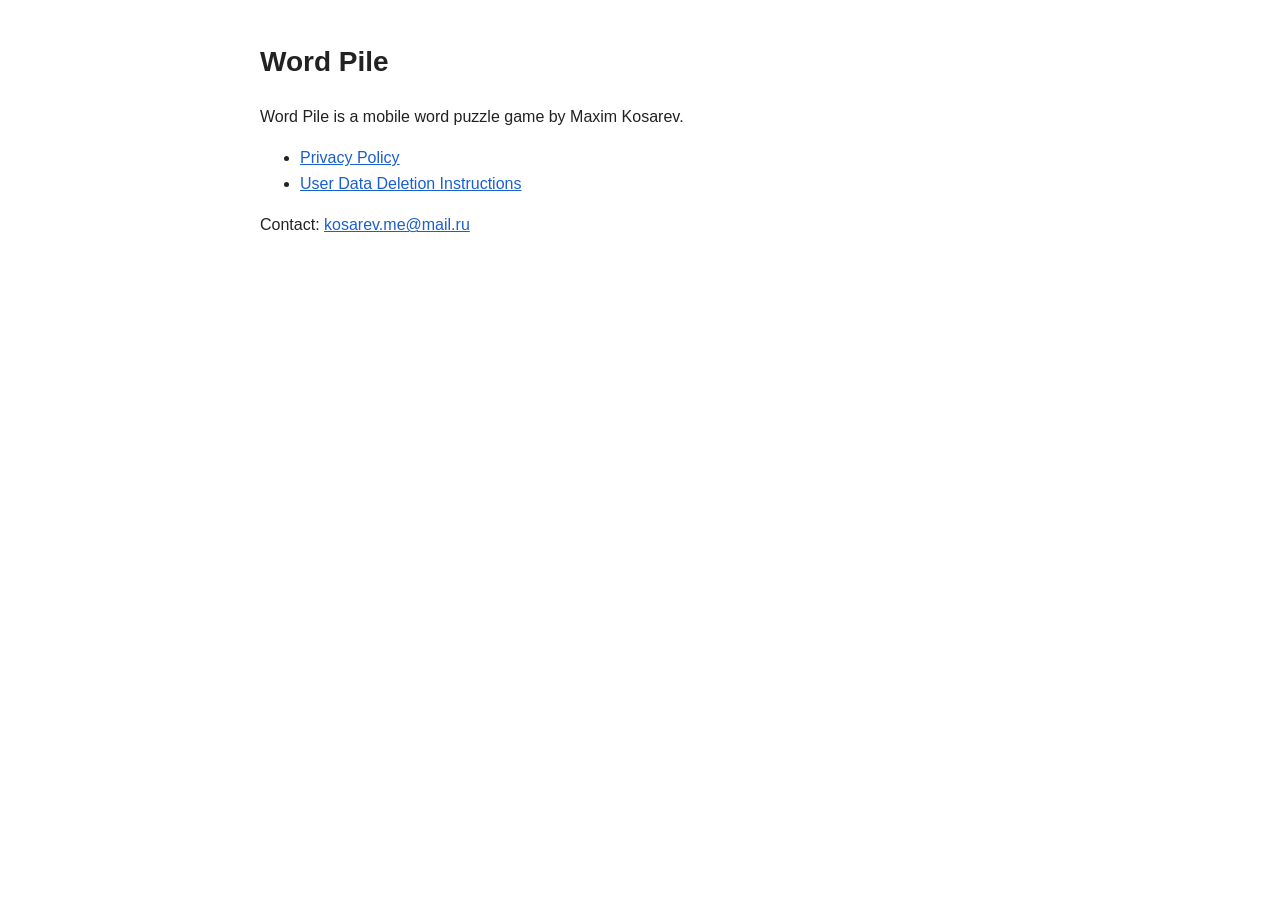
<file: index.html>
<!DOCTYPE html><html lang="en"><head><meta charset="utf-8"><meta name="viewport" content="width=device-width,initial-scale=1"><title>Word Pile</title><link rel="stylesheet" href="style.css"></head><body>
<h1>Word Pile</h1>
<p>Word Pile is a mobile word puzzle game by Maxim Kosarev.</p>
<ul><li><a href="privacy.html">Privacy Policy</a></li><li><a href="data-deletion.html">User Data Deletion Instructions</a></li></ul>
<p>Contact: <a href="mailto:kosarev.me@mail.ru">kosarev.me@mail.ru</a></p>
</body></html>
</file>
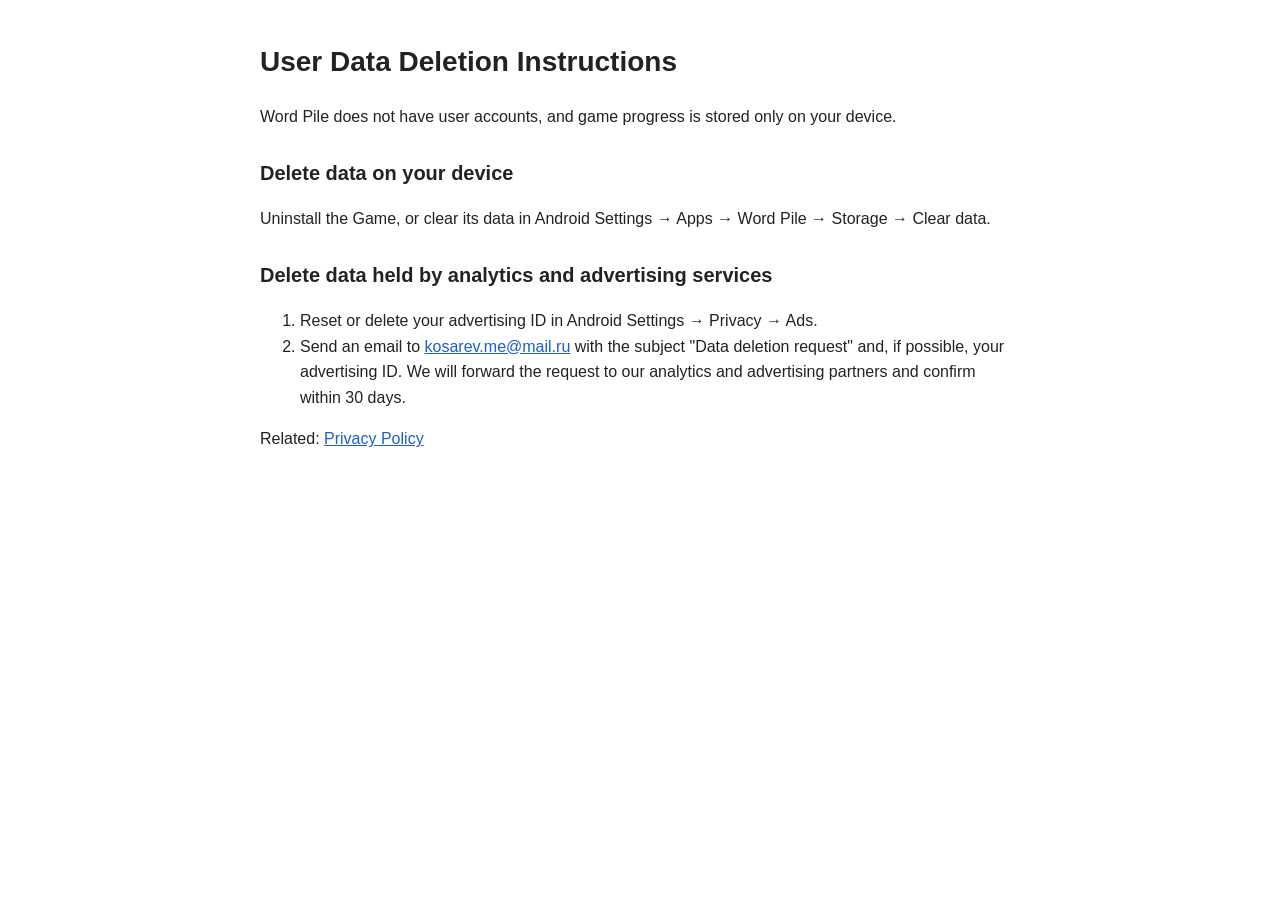
<file: data-deletion.html>
<!DOCTYPE html><html lang="en"><head><meta charset="utf-8"><meta name="viewport" content="width=device-width,initial-scale=1"><title>Word Pile - User Data Deletion</title><link rel="stylesheet" href="style.css"></head><body>
<h1>User Data Deletion Instructions</h1>
<p>Word Pile does not have user accounts, and game progress is stored only on your device.</p>
<h2>Delete data on your device</h2>
<p>Uninstall the Game, or clear its data in Android Settings &rarr; Apps &rarr; Word Pile &rarr; Storage &rarr; Clear data.</p>
<h2>Delete data held by analytics and advertising services</h2>
<ol>
<li>Reset or delete your advertising ID in Android Settings &rarr; Privacy &rarr; Ads.</li>
<li>Send an email to <a href="mailto:kosarev.me@mail.ru">kosarev.me@mail.ru</a> with the subject "Data deletion request" and, if possible, your advertising ID. We will forward the request to our analytics and advertising partners and confirm within 30 days.</li>
</ol>
<p>Related: <a href="privacy.html">Privacy Policy</a></p>
</body></html>
</file>
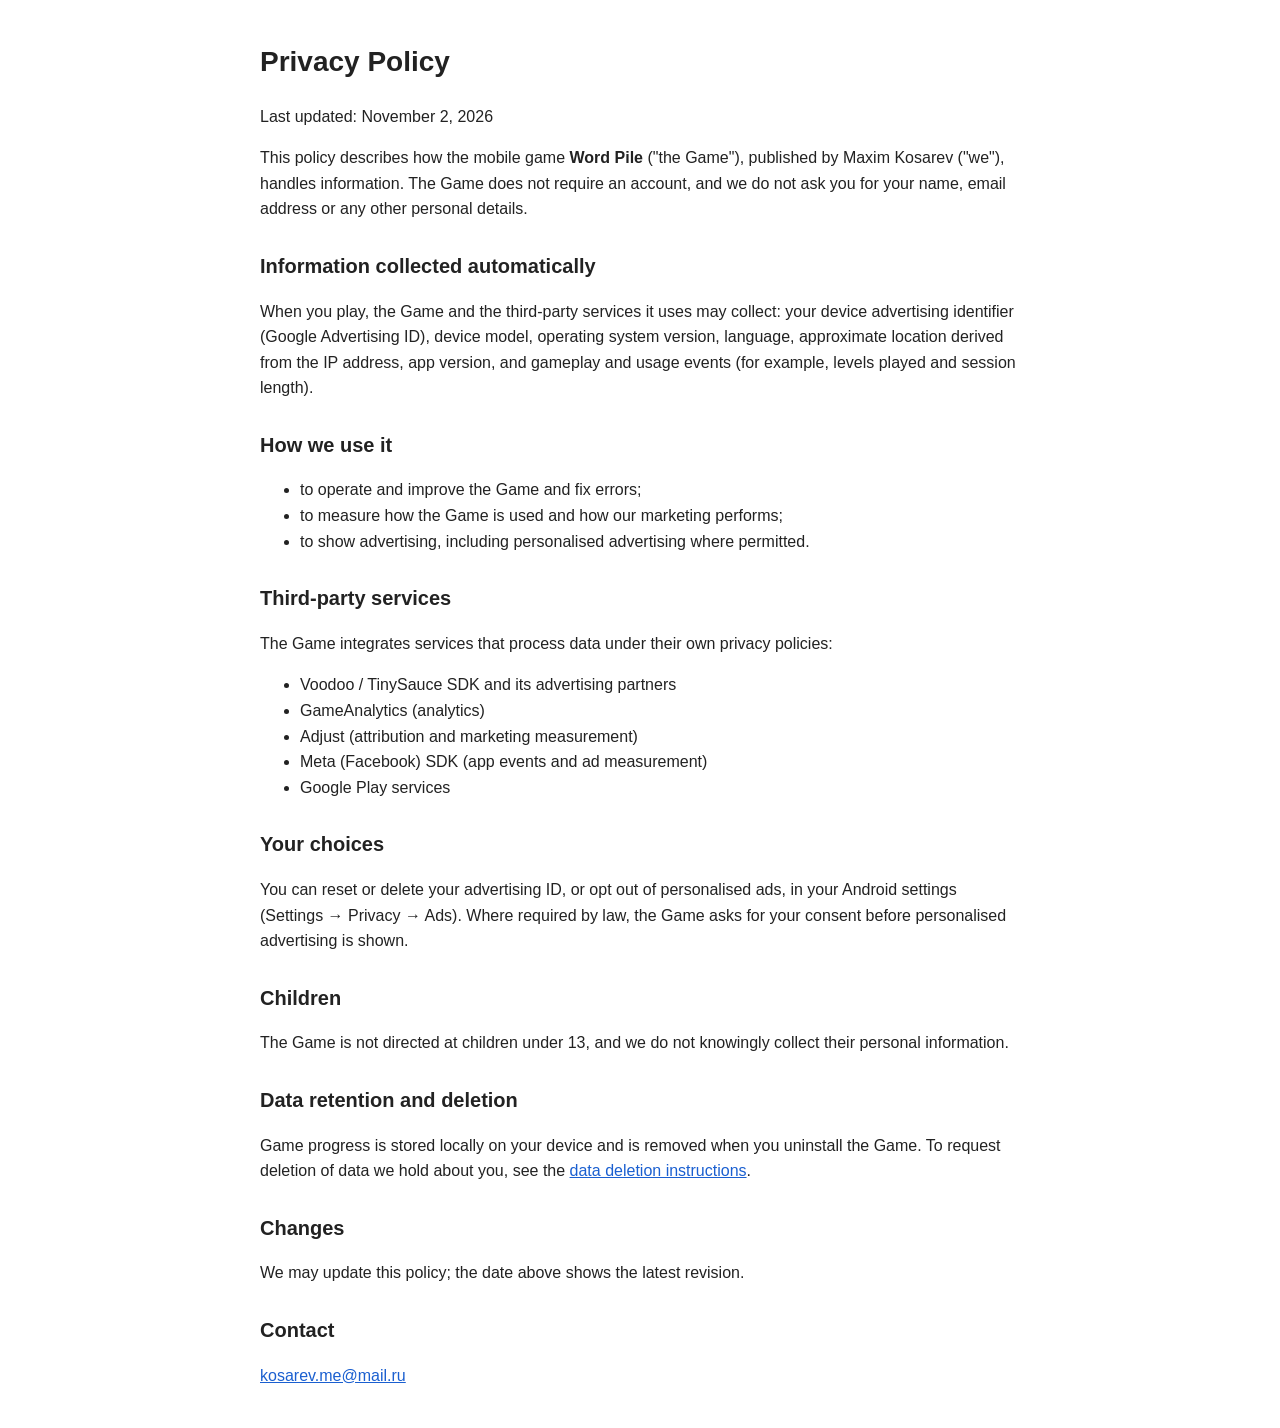
<file: privacy.html>
<!DOCTYPE html><html lang="en"><head><meta charset="utf-8"><meta name="viewport" content="width=device-width,initial-scale=1"><title>Word Pile - Privacy Policy</title><link rel="stylesheet" href="style.css"></head><body>
<h1>Privacy Policy</h1>
<p>Last updated: November 2, 2026</p>
<p>This policy describes how the mobile game <b>Word Pile</b> ("the Game"), published by Maxim Kosarev ("we"), handles information. The Game does not require an account, and we do not ask you for your name, email address or any other personal details.</p>
<h2>Information collected automatically</h2>
<p>When you play, the Game and the third-party services it uses may collect: your device advertising identifier (Google Advertising ID), device model, operating system version, language, approximate location derived from the IP address, app version, and gameplay and usage events (for example, levels played and session length).</p>
<h2>How we use it</h2>
<ul><li>to operate and improve the Game and fix errors;</li><li>to measure how the Game is used and how our marketing performs;</li><li>to show advertising, including personalised advertising where permitted.</li></ul>
<h2>Third-party services</h2>
<p>The Game integrates services that process data under their own privacy policies:</p>
<ul>
<li>Voodoo / TinySauce SDK and its advertising partners</li>
<li>GameAnalytics (analytics)</li>
<li>Adjust (attribution and marketing measurement)</li>
<li>Meta (Facebook) SDK (app events and ad measurement)</li>
<li>Google Play services</li></ul>
<h2>Your choices</h2>
<p>You can reset or delete your advertising ID, or opt out of personalised ads, in your Android settings (Settings &rarr; Privacy &rarr; Ads). Where required by law, the Game asks for your consent before personalised advertising is shown.</p>
<h2>Children</h2>
<p>The Game is not directed at children under 13, and we do not knowingly collect their personal information.</p>
<h2>Data retention and deletion</h2>
<p>Game progress is stored locally on your device and is removed when you uninstall the Game. To request deletion of data we hold about you, see the <a href="data-deletion.html">data deletion instructions</a>.</p>
<h2>Changes</h2>
<p>We may update this policy; the date above shows the latest revision.</p>
<h2>Contact</h2>
<p><a href="mailto:kosarev.me@mail.ru">kosarev.me@mail.ru</a></p>
</body></html>
</file>
<file: style.css>
body{font-family:Arial,sans-serif;max-width:760px;margin:40px auto;padding:0 16px;line-height:1.6;color:#222}
h1{font-size:28px}h2{font-size:20px;margin-top:28px}a{color:#1a5fd0}
</file>
